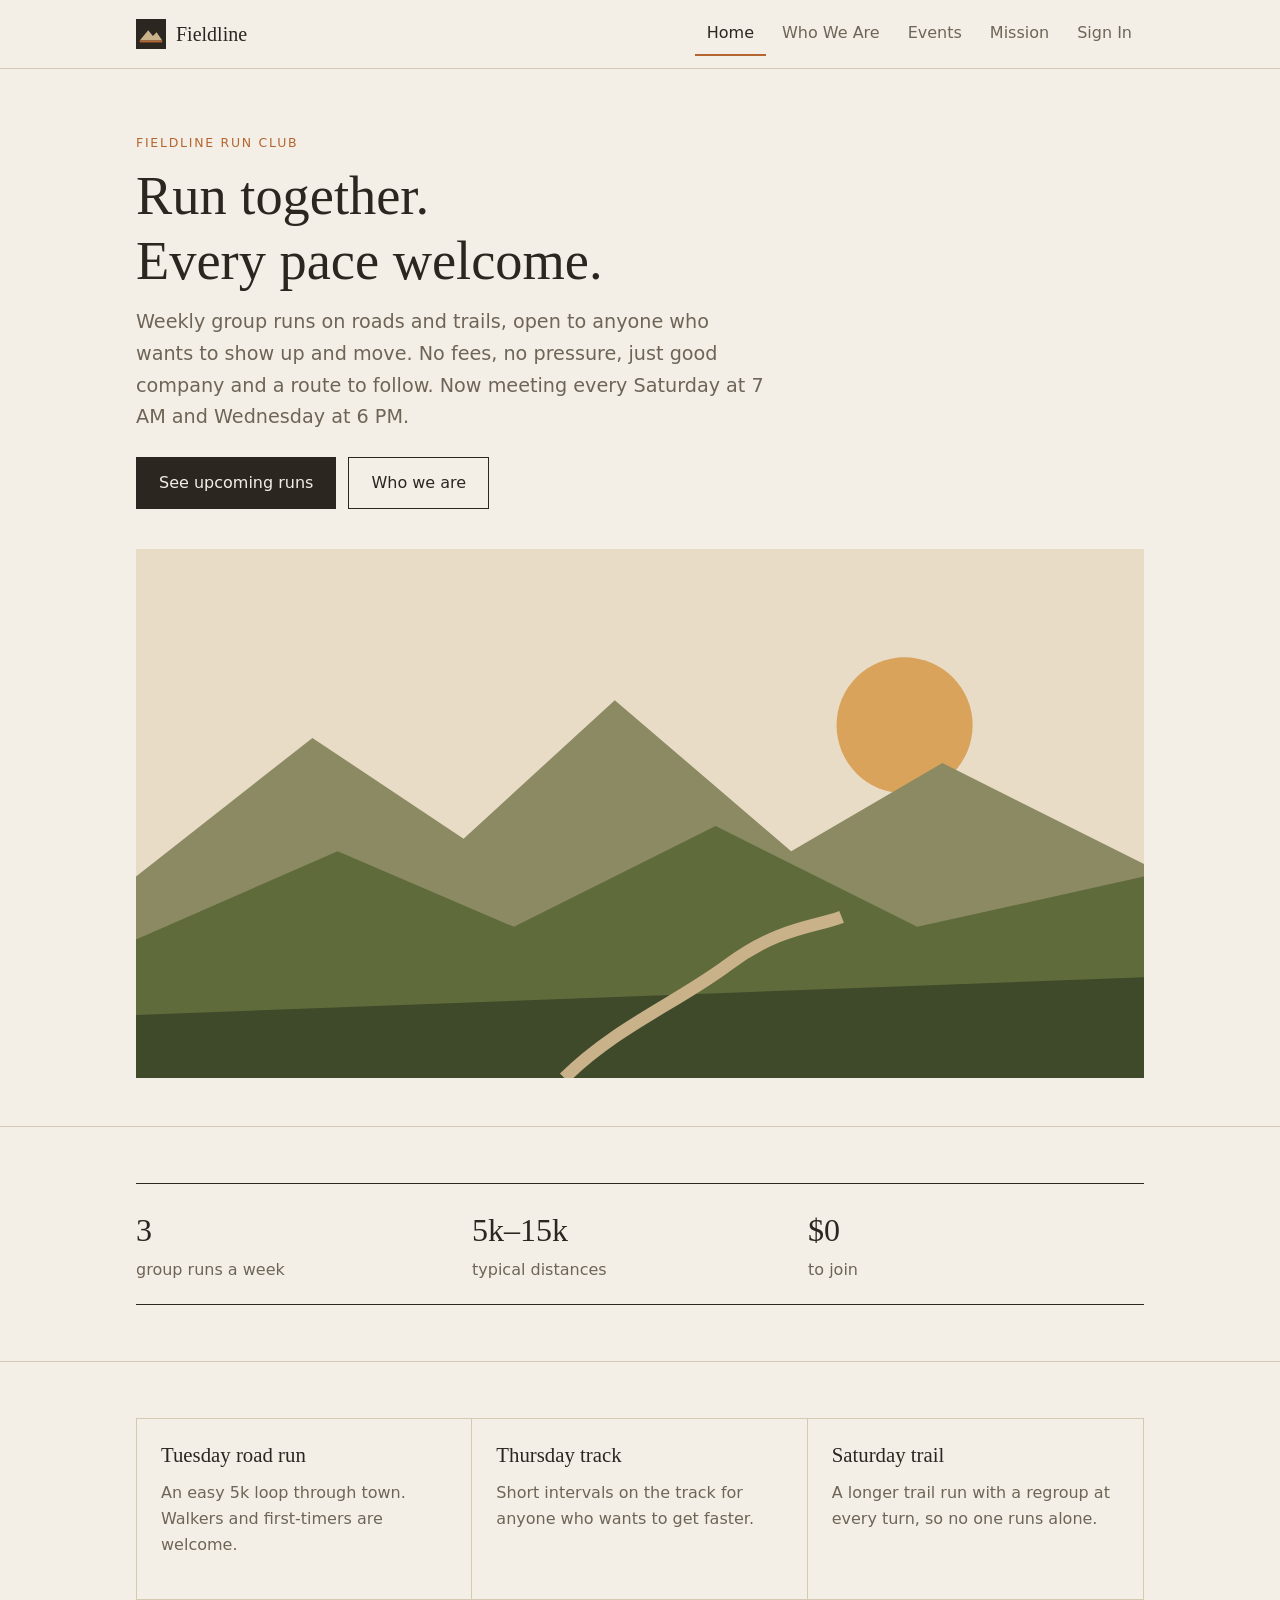
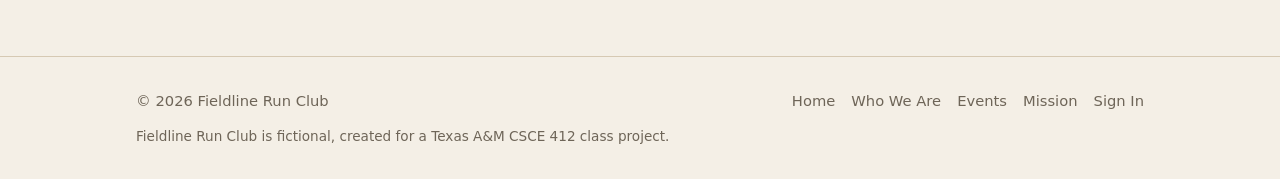
<file: website/index.html>
<!DOCTYPE html>
<html lang="en">
<head>
  <meta charset="UTF-8">
  <meta name="viewport" content="width=device-width, initial-scale=1.0">
  <title>Home | Fieldline Run Club</title>
  <meta name="description" content="A free, welcoming run club for every pace.">
  <link rel="icon" href="images/logo.svg" type="image/svg+xml">
  <link rel="stylesheet" href="css/style.css">
</head>
<body>
  <header class="site-header">
    <div class="container">
      <nav class="nav" aria-label="Main">
        <a class="logo" href="index.html"><img src="images/logo.svg" alt="">Fieldline</a>
        <button class="nav-toggle" aria-expanded="false" aria-label="Open menu">Menu</button>
        <ul class="nav-links">
          <li><a href="index.html" class="active" aria-current="page">Home</a></li>
          <li><a href="about.html">Who We Are</a></li>
          <li><a href="events.html">Events</a></li>
          <li><a href="mission.html">Mission</a></li>
          <li><a href="signin.html">Sign In</a></li>
        </ul>
      </nav>
    </div>
  </header>

  <main>
    <section class="hero">
      <div class="container">
        <span class="label">Fieldline Run Club</span>
        <h1>Run together.<br>Every pace welcome.</h1>
        <p class="intro">Weekly group runs on roads and trails, open to anyone who wants to show up and move. No fees, no pressure, just good company and a route to follow. Now meeting every Saturday at 7 AM and Wednesday at 6 PM.</p>
        <div class="actions">
          <a class="btn" href="events.html">See upcoming runs</a>
          <a class="btn outline" href="about.html">Who we are</a>
        </div>
        <img src="images/hero.svg" alt="Flat illustration of green hills and a trail at sunrise">
      </div>
    </section>

    <section class="section">
      <div class="container">
        <div class="facts">
          <div><strong>3</strong><span>group runs a week</span></div>
          <div><strong>5k&ndash;15k</strong><span>typical distances</span></div>
          <div><strong>$0</strong><span>to join</span></div>
        </div>
      </div>
    </section>

    <section class="section">
      <div class="container">
        <div class="three">
        <div>
          <h3>Tuesday road run</h3>
          <p class="muted">An easy 5k loop through town. Walkers and first-timers are welcome.</p>
        </div>
        <div>
          <h3>Thursday track</h3>
          <p class="muted">Short intervals on the track for anyone who wants to get faster.</p>
        </div>
        <div>
          <h3>Saturday trail</h3>
          <p class="muted">A longer trail run with a regroup at every turn, so no one runs alone.</p>
        </div>
        </div>
      </div>
    </section>

  </main>

  <footer class="site-footer">
    <div class="container">
      <div class="footer-row">
        <div>&copy; <span id="year">2026</span> Fieldline Run Club</div>
        <div class="footer-links"><a href="index.html">Home</a> <a href="about.html">Who We Are</a> <a href="events.html">Events</a> <a href="mission.html">Mission</a> <a href="signin.html">Sign In</a></div>
      </div>
      <p class="disclaimer">Fieldline Run Club is fictional, created for a Texas A&amp;M CSCE 412 class project.</p>
    </div>
  </footer>

  <script src="js/main.js"></script>
</body>
</html>
</file>
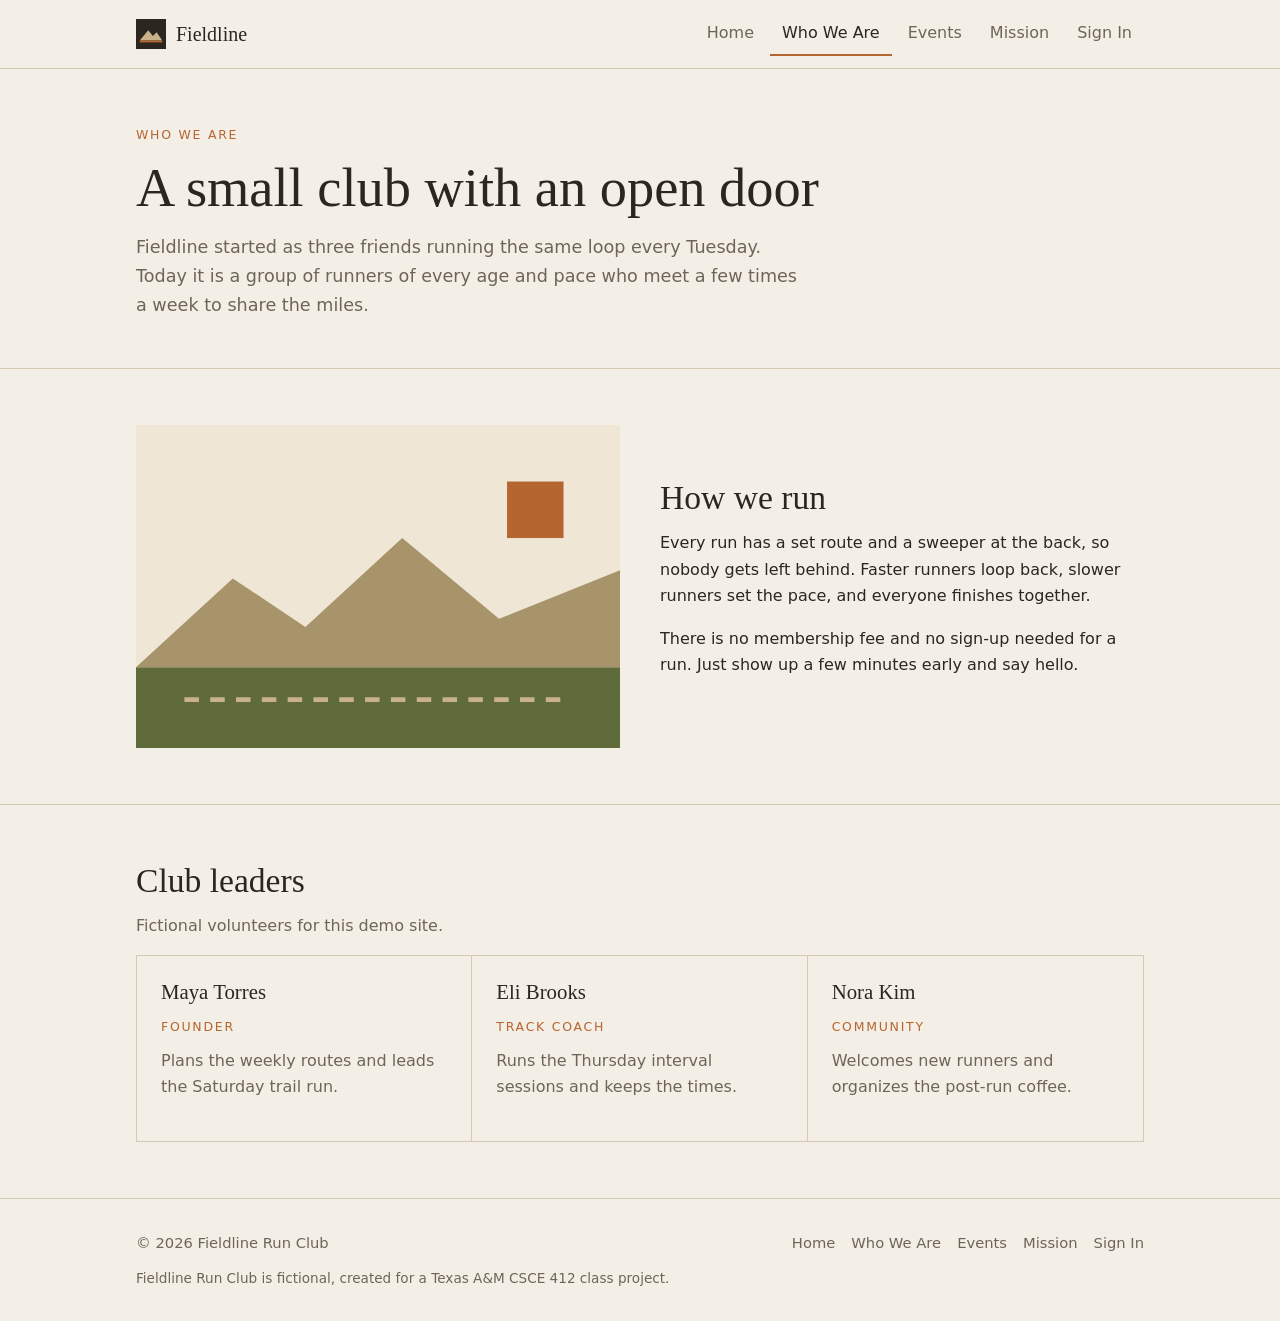
<file: website/about.html>
<!DOCTYPE html>
<html lang="en">
<head>
  <meta charset="UTF-8">
  <meta name="viewport" content="width=device-width, initial-scale=1.0">
  <title>Who We Are | Fieldline Run Club</title>
  <meta name="description" content="The story and leaders of Fieldline Run Club.">
  <link rel="icon" href="images/logo.svg" type="image/svg+xml">
  <link rel="stylesheet" href="css/style.css">
</head>
<body>
  <header class="site-header">
    <div class="container">
      <nav class="nav" aria-label="Main">
        <a class="logo" href="index.html"><img src="images/logo.svg" alt="">Fieldline</a>
        <button class="nav-toggle" aria-expanded="false" aria-label="Open menu">Menu</button>
        <ul class="nav-links">
          <li><a href="index.html">Home</a></li>
          <li><a href="about.html" class="active" aria-current="page">Who We Are</a></li>
          <li><a href="events.html">Events</a></li>
          <li><a href="mission.html">Mission</a></li>
          <li><a href="signin.html">Sign In</a></li>
        </ul>
      </nav>
    </div>
  </header>

  <main>
    <section class="page-head">
      <div class="container">
        <span class="label">Who We Are</span>
        <h1>A small club with an open door</h1>
        <p>Fieldline started as three friends running the same loop every Tuesday. Today it is a group of runners of every age and pace who meet a few times a week to share the miles.</p>
      </div>
    </section>

    <section class="section">
      <div class="container split">
        <img src="images/ridge.svg" alt="Flat illustration of a ridge line with a dashed path">
        <div>
          <h2>How we run</h2>
          <p>Every run has a set route and a sweeper at the back, so nobody gets left behind. Faster runners loop back, slower runners set the pace, and everyone finishes together.</p>
          <p>There is no membership fee and no sign-up needed for a run. Just show up a few minutes early and say hello.</p>
        </div>
      </div>
    </section>

    <section class="section">
      <div class="container">
        <h2>Club leaders</h2>
        <p class="muted">Fictional volunteers for this demo site.</p>
        <div class="three">
          <div>
            <h3>Maya Torres</h3>
            <span class="label">Founder</span>
            <p class="muted">Plans the weekly routes and leads the Saturday trail run.</p>
          </div>
          <div>
            <h3>Eli Brooks</h3>
            <span class="label">Track coach</span>
            <p class="muted">Runs the Thursday interval sessions and keeps the times.</p>
          </div>
          <div>
            <h3>Nora Kim</h3>
            <span class="label">Community</span>
            <p class="muted">Welcomes new runners and organizes the post-run coffee.</p>
          </div>
        </div>
      </div>
    </section>

  </main>

  <footer class="site-footer">
    <div class="container">
      <div class="footer-row">
        <div>&copy; <span id="year">2026</span> Fieldline Run Club</div>
        <div class="footer-links"><a href="index.html">Home</a> <a href="about.html">Who We Are</a> <a href="events.html">Events</a> <a href="mission.html">Mission</a> <a href="signin.html">Sign In</a></div>
      </div>
      <p class="disclaimer">Fieldline Run Club is fictional, created for a Texas A&amp;M CSCE 412 class project.</p>
    </div>
  </footer>

  <script src="js/main.js"></script>
</body>
</html>
</file>
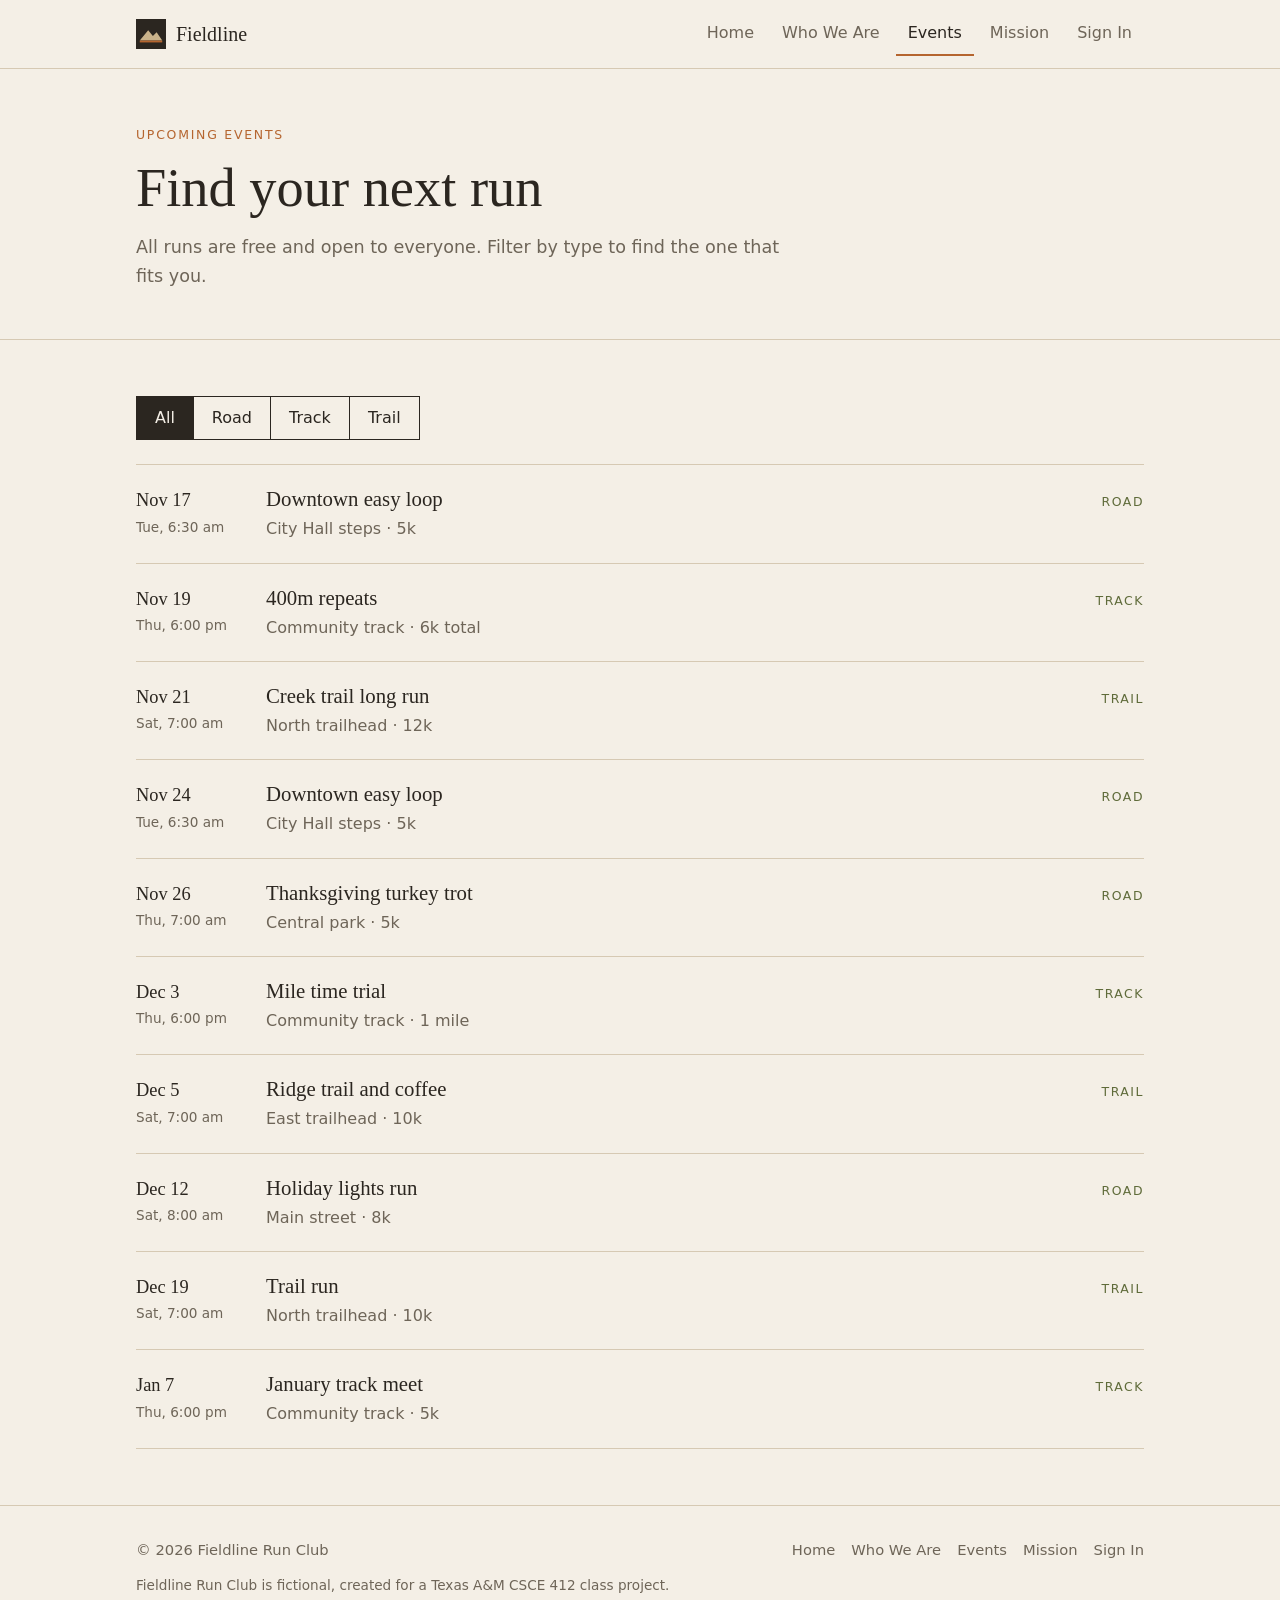
<file: website/events.html>
<!DOCTYPE html>
<html lang="en">
<head>
  <meta charset="UTF-8">
  <meta name="viewport" content="width=device-width, initial-scale=1.0">
  <title>Events | Fieldline Run Club</title>
  <meta name="description" content="Upcoming road, track and trail runs.">
  <link rel="icon" href="images/logo.svg" type="image/svg+xml">
  <link rel="stylesheet" href="css/style.css">
</head>
<body>
  <header class="site-header">
    <div class="container">
      <nav class="nav" aria-label="Main">
        <a class="logo" href="index.html"><img src="images/logo.svg" alt="">Fieldline</a>
        <button class="nav-toggle" aria-expanded="false" aria-label="Open menu">Menu</button>
        <ul class="nav-links">
          <li><a href="index.html">Home</a></li>
          <li><a href="about.html">Who We Are</a></li>
          <li><a href="events.html" class="active" aria-current="page">Events</a></li>
          <li><a href="mission.html">Mission</a></li>
          <li><a href="signin.html">Sign In</a></li>
        </ul>
      </nav>
    </div>
  </header>

  <main>
    <section class="page-head">
      <div class="container">
        <span class="label">Upcoming Events</span>
        <h1>Find your next run</h1>
        <p>All runs are free and open to everyone. Filter by type to find the one that fits you.</p>
      </div>
    </section>

    <section class="section">
      <div class="container">
        <div class="filters" role="group" aria-label="Filter events">
          <button type="button" class="active" data-filter="all">All</button>
          <button type="button" data-filter="road">Road</button>
          <button type="button" data-filter="track">Track</button>
          <button type="button" data-filter="trail">Trail</button>
        </div>
        <ul class="event-list">
          <li class="event" data-type="road">
            <div class="date">Nov 17<span>Tue, 6:30 am</span></div>
            <div>
              <h3>Downtown easy loop</h3>
              <p>City Hall steps &middot; 5k</p>
            </div>
            <div class="type">Road</div>
          </li>
          <li class="event" data-type="track">
            <div class="date">Nov 19<span>Thu, 6:00 pm</span></div>
            <div>
              <h3>400m repeats</h3>
              <p>Community track &middot; 6k total</p>
            </div>
            <div class="type">Track</div>
          </li>
          <li class="event" data-type="trail">
            <div class="date">Nov 21<span>Sat, 7:00 am</span></div>
            <div>
              <h3>Creek trail long run</h3>
              <p>North trailhead &middot; 12k</p>
            </div>
            <div class="type">Trail</div>
          </li>
          <li class="event" data-type="road">
            <div class="date">Nov 24<span>Tue, 6:30 am</span></div>
            <div>
              <h3>Downtown easy loop</h3>
              <p>City Hall steps &middot; 5k</p>
            </div>
            <div class="type">Road</div>
          </li>
          <li class="event" data-type="road">
            <div class="date">Nov 26<span>Thu, 7:00 am</span></div>
            <div>
              <h3>Thanksgiving turkey trot</h3>
              <p>Central park &middot; 5k</p>
            </div>
            <div class="type">Road</div>
          </li>
          <li class="event" data-type="track">
            <div class="date">Dec 3<span>Thu, 6:00 pm</span></div>
            <div>
              <h3>Mile time trial</h3>
              <p>Community track &middot; 1 mile</p>
            </div>
            <div class="type">Track</div>
          </li>
          <li class="event" data-type="trail">
            <div class="date">Dec 5<span>Sat, 7:00 am</span></div>
            <div>
              <h3>Ridge trail and coffee</h3>
              <p>East trailhead &middot; 10k</p>
            </div>
            <div class="type">Trail</div>
          </li>
          <li class="event" data-type="road">
            <div class="date">Dec 12<span>Sat, 8:00 am</span></div>
            <div>
              <h3>Holiday lights run</h3>
              <p>Main street &middot; 8k</p>
            </div>
            <div class="type">Road</div>
          </li>
          <li class="event" data-type="trail">
            <div class="date">Dec 19<span>Sat, 7:00 am</span></div>
            <div>
              <h3>Trail run</h3>
              <p>North trailhead &middot; 10k</p>
            </div>
            <div class="type">Trail</div>
          </li>
          <li class="event" data-type="track">
            <div class="date">Jan 7<span>Thu, 6:00 pm</span></div>
            <div>
              <h3>January track meet</h3>
              <p>Community track &middot; 5k</p>
            </div>
            <div class="type">Track</div>
          </li>
        </ul>
        <p class="empty">No runs of this type are scheduled yet.</p>
      </div>
    </section>

  </main>

  <footer class="site-footer">
    <div class="container">
      <div class="footer-row">
        <div>&copy; <span id="year">2026</span> Fieldline Run Club</div>
        <div class="footer-links"><a href="index.html">Home</a> <a href="about.html">Who We Are</a> <a href="events.html">Events</a> <a href="mission.html">Mission</a> <a href="signin.html">Sign In</a></div>
      </div>
      <p class="disclaimer">Fieldline Run Club is fictional, created for a Texas A&amp;M CSCE 412 class project.</p>
    </div>
  </footer>

  <script src="js/main.js"></script>
</body>
</html>
</file>
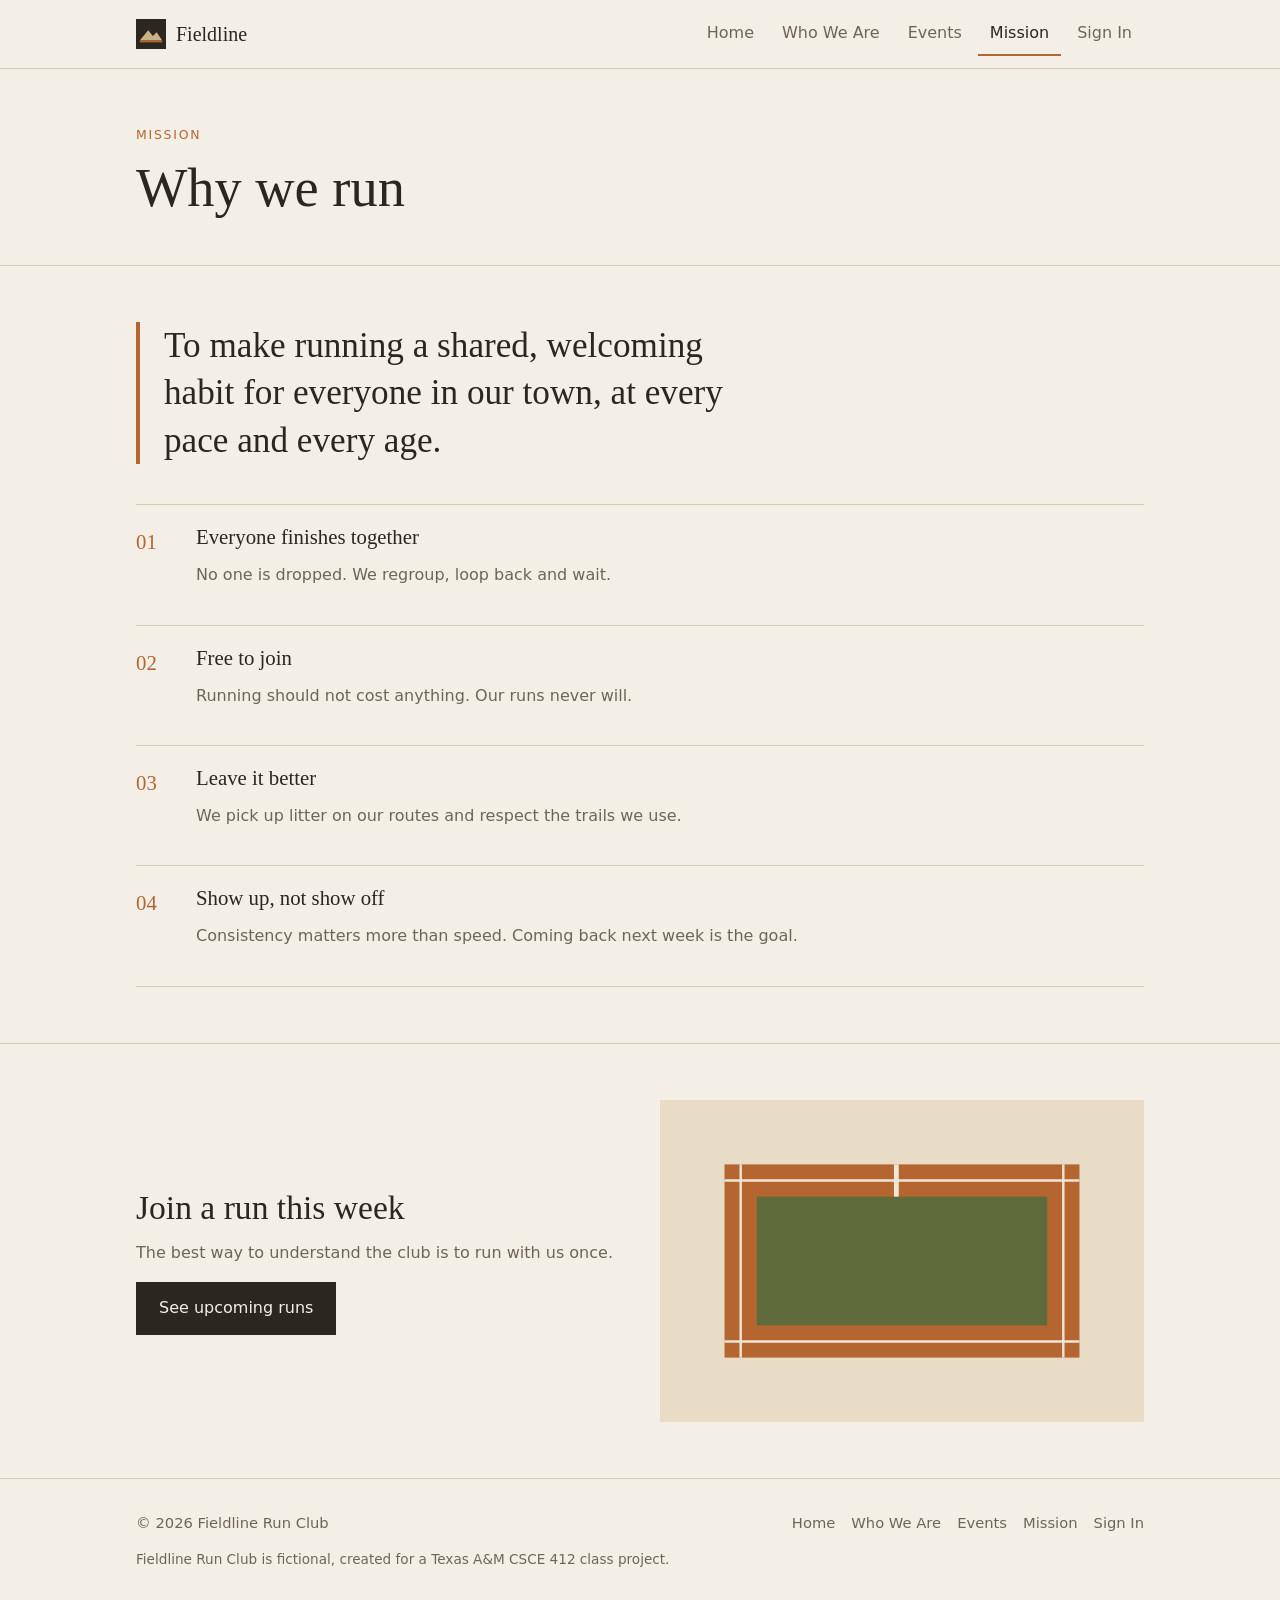
<file: website/mission.html>
<!DOCTYPE html>
<html lang="en">
<head>
  <meta charset="UTF-8">
  <meta name="viewport" content="width=device-width, initial-scale=1.0">
  <title>Mission | Fieldline Run Club</title>
  <meta name="description" content="Why Fieldline Run Club exists.">
  <link rel="icon" href="images/logo.svg" type="image/svg+xml">
  <link rel="stylesheet" href="css/style.css">
</head>
<body>
  <header class="site-header">
    <div class="container">
      <nav class="nav" aria-label="Main">
        <a class="logo" href="index.html"><img src="images/logo.svg" alt="">Fieldline</a>
        <button class="nav-toggle" aria-expanded="false" aria-label="Open menu">Menu</button>
        <ul class="nav-links">
          <li><a href="index.html">Home</a></li>
          <li><a href="about.html">Who We Are</a></li>
          <li><a href="events.html">Events</a></li>
          <li><a href="mission.html" class="active" aria-current="page">Mission</a></li>
          <li><a href="signin.html">Sign In</a></li>
        </ul>
      </nav>
    </div>
  </header>

  <main>
    <section class="page-head">
      <div class="container">
        <span class="label">Mission</span>
        <h1>Why we run</h1>
      </div>
    </section>

    <section class="section">
      <div class="container">
        <p class="statement">To make running a shared, welcoming habit for everyone in our town, at every pace and every age.</p>
        <ul class="values">
          <li><span class="num">01</span><div><h3>Everyone finishes together</h3><p class="muted">No one is dropped. We regroup, loop back and wait.</p></div></li>
          <li><span class="num">02</span><div><h3>Free to join</h3><p class="muted">Running should not cost anything. Our runs never will.</p></div></li>
          <li><span class="num">03</span><div><h3>Leave it better</h3><p class="muted">We pick up litter on our routes and respect the trails we use.</p></div></li>
          <li><span class="num">04</span><div><h3>Show up, not show off</h3><p class="muted">Consistency matters more than speed. Coming back next week is the goal.</p></div></li>
        </ul>
      </div>
    </section>

    <section class="section">
      <div class="container split">
        <div>
          <h2>Join a run this week</h2>
          <p class="muted">The best way to understand the club is to run with us once.</p>
          <a class="btn" href="events.html">See upcoming runs</a>
        </div>
        <img src="images/track.svg" alt="Flat illustration of a running track from above">
      </div>
    </section>

  </main>

  <footer class="site-footer">
    <div class="container">
      <div class="footer-row">
        <div>&copy; <span id="year">2026</span> Fieldline Run Club</div>
        <div class="footer-links"><a href="index.html">Home</a> <a href="about.html">Who We Are</a> <a href="events.html">Events</a> <a href="mission.html">Mission</a> <a href="signin.html">Sign In</a></div>
      </div>
      <p class="disclaimer">Fieldline Run Club is fictional, created for a Texas A&amp;M CSCE 412 class project.</p>
    </div>
  </footer>

  <script src="js/main.js"></script>
</body>
</html>
</file>
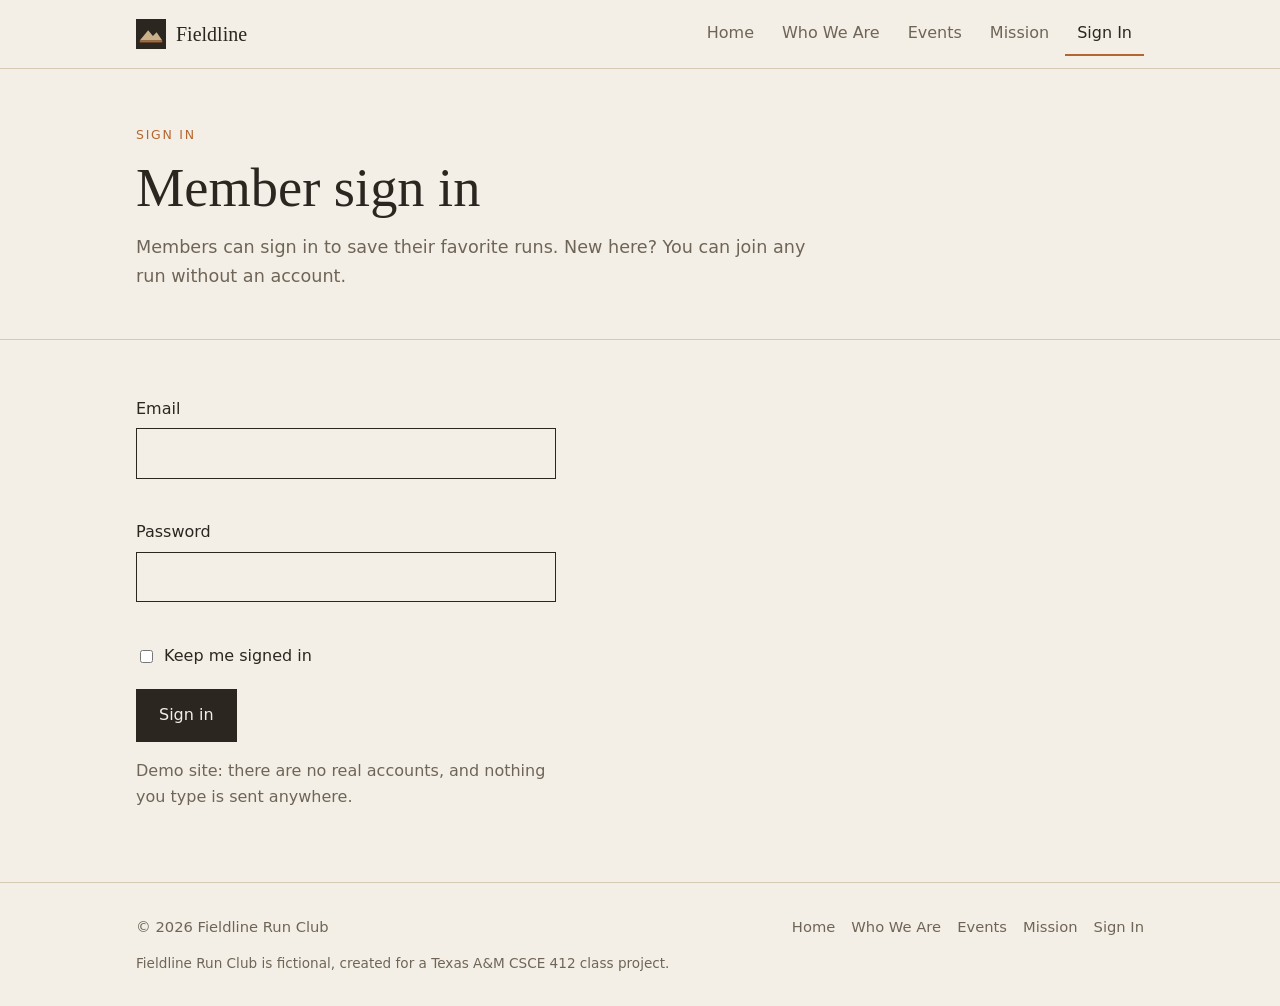
<file: website/signin.html>
<!DOCTYPE html>
<html lang="en">
<head>
  <meta charset="UTF-8">
  <meta name="viewport" content="width=device-width, initial-scale=1.0">
  <title>Sign In | Fieldline Run Club</title>
  <meta name="description" content="Member sign in.">
  <link rel="icon" href="images/logo.svg" type="image/svg+xml">
  <link rel="stylesheet" href="css/style.css">
</head>
<body>
  <header class="site-header">
    <div class="container">
      <nav class="nav" aria-label="Main">
        <a class="logo" href="index.html"><img src="images/logo.svg" alt="">Fieldline</a>
        <button class="nav-toggle" aria-expanded="false" aria-label="Open menu">Menu</button>
        <ul class="nav-links">
          <li><a href="index.html">Home</a></li>
          <li><a href="about.html">Who We Are</a></li>
          <li><a href="events.html">Events</a></li>
          <li><a href="mission.html">Mission</a></li>
          <li><a href="signin.html" class="active" aria-current="page">Sign In</a></li>
        </ul>
      </nav>
    </div>
  </header>

  <main>
    <section class="page-head">
      <div class="container">
        <span class="label">Sign In</span>
        <h1>Member sign in</h1>
        <p>Members can sign in to save their favorite runs. New here? You can join any run without an account.</p>
      </div>
    </section>

    <section class="section">
      <div class="container">
        <form class="signin" id="signin-form" novalidate>
          <div class="field">
            <label for="email">Email</label>
            <input type="email" id="email" name="email" autocomplete="email">
            <div class="error"></div>
          </div>
          <div class="field">
            <label for="password">Password</label>
            <input type="password" id="password" name="password" autocomplete="current-password">
            <div class="error"></div>
          </div>
          <label class="check"><input type="checkbox" id="remember"> Keep me signed in</label>
          <button class="btn" type="submit">Sign in</button>
          <p class="muted" style="margin-top:16px">Demo site: there are no real accounts, and nothing you type is sent anywhere.</p>
          <div class="notice" id="signin-notice" role="status"></div>
        </form>
      </div>
    </section>

  </main>

  <footer class="site-footer">
    <div class="container">
      <div class="footer-row">
        <div>&copy; <span id="year">2026</span> Fieldline Run Club</div>
        <div class="footer-links"><a href="index.html">Home</a> <a href="about.html">Who We Are</a> <a href="events.html">Events</a> <a href="mission.html">Mission</a> <a href="signin.html">Sign In</a></div>
      </div>
      <p class="disclaimer">Fieldline Run Club is fictional, created for a Texas A&amp;M CSCE 412 class project.</p>
    </div>
  </footer>

  <script src="js/main.js"></script>
</body>
</html>
</file>
<file: website/css/style.css>
/* Fieldline Run Club — shared styles
   Flat earthy colors, square corners, no gradients or shadows. */
:root {
  --bg: #f4efe6;
  --paper: #efe6d6;
  --ink: #2b2620;
  --muted: #6e6558;
  --line: #d6c9b3;
  --clay: #b5652f;
  --olive: #5f6b3a;
  --sand: #c9b28a;
  --max: 1040px;
}

* { box-sizing: border-box; border-radius: 0; }

body {
  margin: 0;
  background: var(--bg);
  color: var(--ink);
  font-family: system-ui, -apple-system, "Segoe UI", Roboto, sans-serif;
  font-size: 16px;
  line-height: 1.65;
}

h1, h2, h3 {
  font-family: Georgia, "Times New Roman", serif;
  font-weight: normal;
  line-height: 1.2;
  margin: 0 0 12px;
}

h1 { font-size: clamp(2.2rem, 6vw, 3.4rem); }
h2 { font-size: clamp(1.6rem, 4vw, 2.1rem); }
h3 { font-size: 1.3rem; }

p { margin: 0 0 16px; }

img { display: block; max-width: 100%; height: auto; }

a { color: var(--clay); }

.container { max-width: var(--max); margin: 0 auto; padding: 0 16px; }

.label {
  display: block;
  font-size: 0.78rem;
  letter-spacing: 0.14em;
  text-transform: uppercase;
  color: var(--clay);
  margin-bottom: 10px;
}

.muted { color: var(--muted); }

/* ---------- Header ---------- */
.site-header { border-bottom: 1px solid var(--line); background: var(--bg); }

.nav {
  display: flex;
  align-items: center;
  justify-content: space-between;
  height: 68px;
  position: relative;
}

.logo {
  display: flex;
  align-items: center;
  gap: 10px;
  color: var(--ink);
  text-decoration: none;
  font-family: Georgia, serif;
  font-size: 1.25rem;
}

.logo img { width: 30px; height: 30px; }

.nav-links { display: flex; list-style: none; margin: 0; padding: 0; gap: 4px; }

.nav-links a {
  display: block;
  padding: 8px 12px;
  color: var(--muted);
  text-decoration: none;
  border-bottom: 2px solid transparent;
}

.nav-links a:hover { color: var(--ink); }

.nav-links a.active { color: var(--ink); border-bottom-color: var(--clay); }

.nav-toggle {
  display: none;
  background: none;
  border: 1px solid var(--ink);
  color: var(--ink);
  padding: 6px 12px;
  font: inherit;
  cursor: pointer;
}

@media (max-width: 760px) {
  .nav-toggle { display: block; }
  .nav-links {
    display: none;
    position: absolute;
    top: 68px;
    left: -16px;
    right: -16px;
    flex-direction: column;
    background: var(--bg);
    border-bottom: 1px solid var(--line);
    padding: 8px 16px 16px;
    z-index: 5;
  }
  .nav-links.open { display: flex; }
}

/* ---------- Buttons ---------- */
.btn {
  display: inline-block;
  padding: 12px 22px;
  border: 1px solid var(--ink);
  background: var(--ink);
  color: var(--bg);
  text-decoration: none;
  font: inherit;
  cursor: pointer;
}

.btn:hover { background: var(--clay); border-color: var(--clay); }

.btn.outline { background: transparent; color: var(--ink); }

.btn.outline:hover { background: var(--ink); color: var(--bg); }

/* ---------- Hero ---------- */
.hero { padding: 64px 0 48px; }

.hero p.intro { font-size: 1.2rem; color: var(--muted); max-width: 52ch; }

.hero .actions { display: flex; gap: 12px; flex-wrap: wrap; margin: 24px 0 40px; }

/* ---------- Sections ---------- */
.section { padding: 56px 0; border-top: 1px solid var(--line); }

.page-head { padding: 56px 0 32px; }

.page-head p { color: var(--muted); max-width: 60ch; font-size: 1.1rem; }

.split { display: grid; grid-template-columns: 1fr 1fr; gap: 40px; align-items: center; }

.three { display: grid; grid-template-columns: repeat(3, 1fr); gap: 0; border: 1px solid var(--line); }

.three > div { padding: 24px; border-right: 1px solid var(--line); }

.three > div:last-child { border-right: none; }

@media (max-width: 760px) {
  .split { grid-template-columns: 1fr; }
  .three { grid-template-columns: 1fr; }
  .three > div { border-right: none; border-bottom: 1px solid var(--line); }
  .three > div:last-child { border-bottom: none; }
}

.facts { display: grid; grid-template-columns: repeat(3, 1fr); border-top: 1px solid var(--ink); border-bottom: 1px solid var(--ink); }

.facts div { padding: 20px 0; }

.facts strong { display: block; font-family: Georgia, serif; font-weight: normal; font-size: 2rem; }

.facts span { color: var(--muted); }

@media (max-width: 560px) { .facts { grid-template-columns: 1fr; } }

/* ---------- Events ---------- */
.filters { display: flex; gap: 0; flex-wrap: wrap; margin-bottom: 24px; border: 1px solid var(--ink); width: fit-content; }

.filters button {
  background: none;
  border: none;
  border-right: 1px solid var(--ink);
  padding: 8px 18px;
  font: inherit;
  color: var(--ink);
  cursor: pointer;
}

.filters button:last-child { border-right: none; }

.filters button.active { background: var(--ink); color: var(--bg); }

.event-list { list-style: none; margin: 0; padding: 0; border-top: 1px solid var(--line); }

.event {
  display: grid;
  grid-template-columns: 110px 1fr auto;
  gap: 20px;
  padding: 20px 0;
  border-bottom: 1px solid var(--line);
  align-items: baseline;
}

.event .date { font-family: Georgia, serif; font-size: 1.15rem; }

.event .date span { display: block; color: var(--muted); font-size: 0.85rem; font-family: system-ui, sans-serif; }

.event h3 { margin-bottom: 4px; }

.event p { margin: 0; color: var(--muted); }

.event .type { font-size: 0.78rem; letter-spacing: 0.12em; text-transform: uppercase; color: var(--olive); }

.event.hidden { display: none; }

.empty { color: var(--muted); padding: 20px 0; display: none; }

@media (max-width: 560px) { .event { grid-template-columns: 1fr; gap: 4px; } }

/* ---------- Mission ---------- */
.statement {
  font-family: Georgia, serif;
  font-size: clamp(1.5rem, 4vw, 2.2rem);
  line-height: 1.35;
  border-left: 4px solid var(--clay);
  padding-left: 24px;
  margin: 0 0 40px;
  max-width: 34ch;
}

.values { list-style: none; margin: 0; padding: 0; border-top: 1px solid var(--line); }

.values li { display: grid; grid-template-columns: 60px 1fr; padding: 20px 0; border-bottom: 1px solid var(--line); }

.values .num { font-family: Georgia, serif; color: var(--clay); font-size: 1.3rem; }

/* ---------- Sign in ---------- */
.signin { max-width: 420px; }

.field { margin-bottom: 18px; }

.field label { display: block; margin-bottom: 6px; }

.field input {
  width: 100%;
  padding: 11px 12px;
  border: 1px solid var(--ink);
  background: var(--bg);
  color: var(--ink);
  font: inherit;
}

.field input:focus { outline: 2px solid var(--clay); outline-offset: 0; }

.field.invalid input { border-color: #9b2c1c; }

.error { color: #9b2c1c; font-size: 0.9rem; min-height: 1.3em; margin-top: 4px; }

.check { display: flex; align-items: center; gap: 8px; margin-bottom: 20px; }

.check input { accent-color: var(--clay); }

.notice { display: none; border: 1px solid var(--olive); color: var(--olive); padding: 12px 14px; margin-top: 18px; }

.notice.show { display: block; }

/* ---------- Error page ---------- */
.error-page { padding: 96px 0; }

.error-page .code { font-family: Georgia, serif; font-size: clamp(4rem, 14vw, 7rem); line-height: 1; color: var(--clay); margin: 0 0 12px; }

/* ---------- Footer ---------- */
.site-footer { border-top: 1px solid var(--line); padding: 32px 0; color: var(--muted); font-size: 0.92rem; }

.footer-row { display: flex; justify-content: space-between; gap: 16px; flex-wrap: wrap; }

.footer-links { display: flex; gap: 16px; flex-wrap: wrap; }

.footer-links a { color: var(--muted); text-decoration: none; }

.footer-links a:hover { color: var(--ink); }

.disclaimer { margin: 12px 0 0; font-size: 0.85rem; }
</file>
